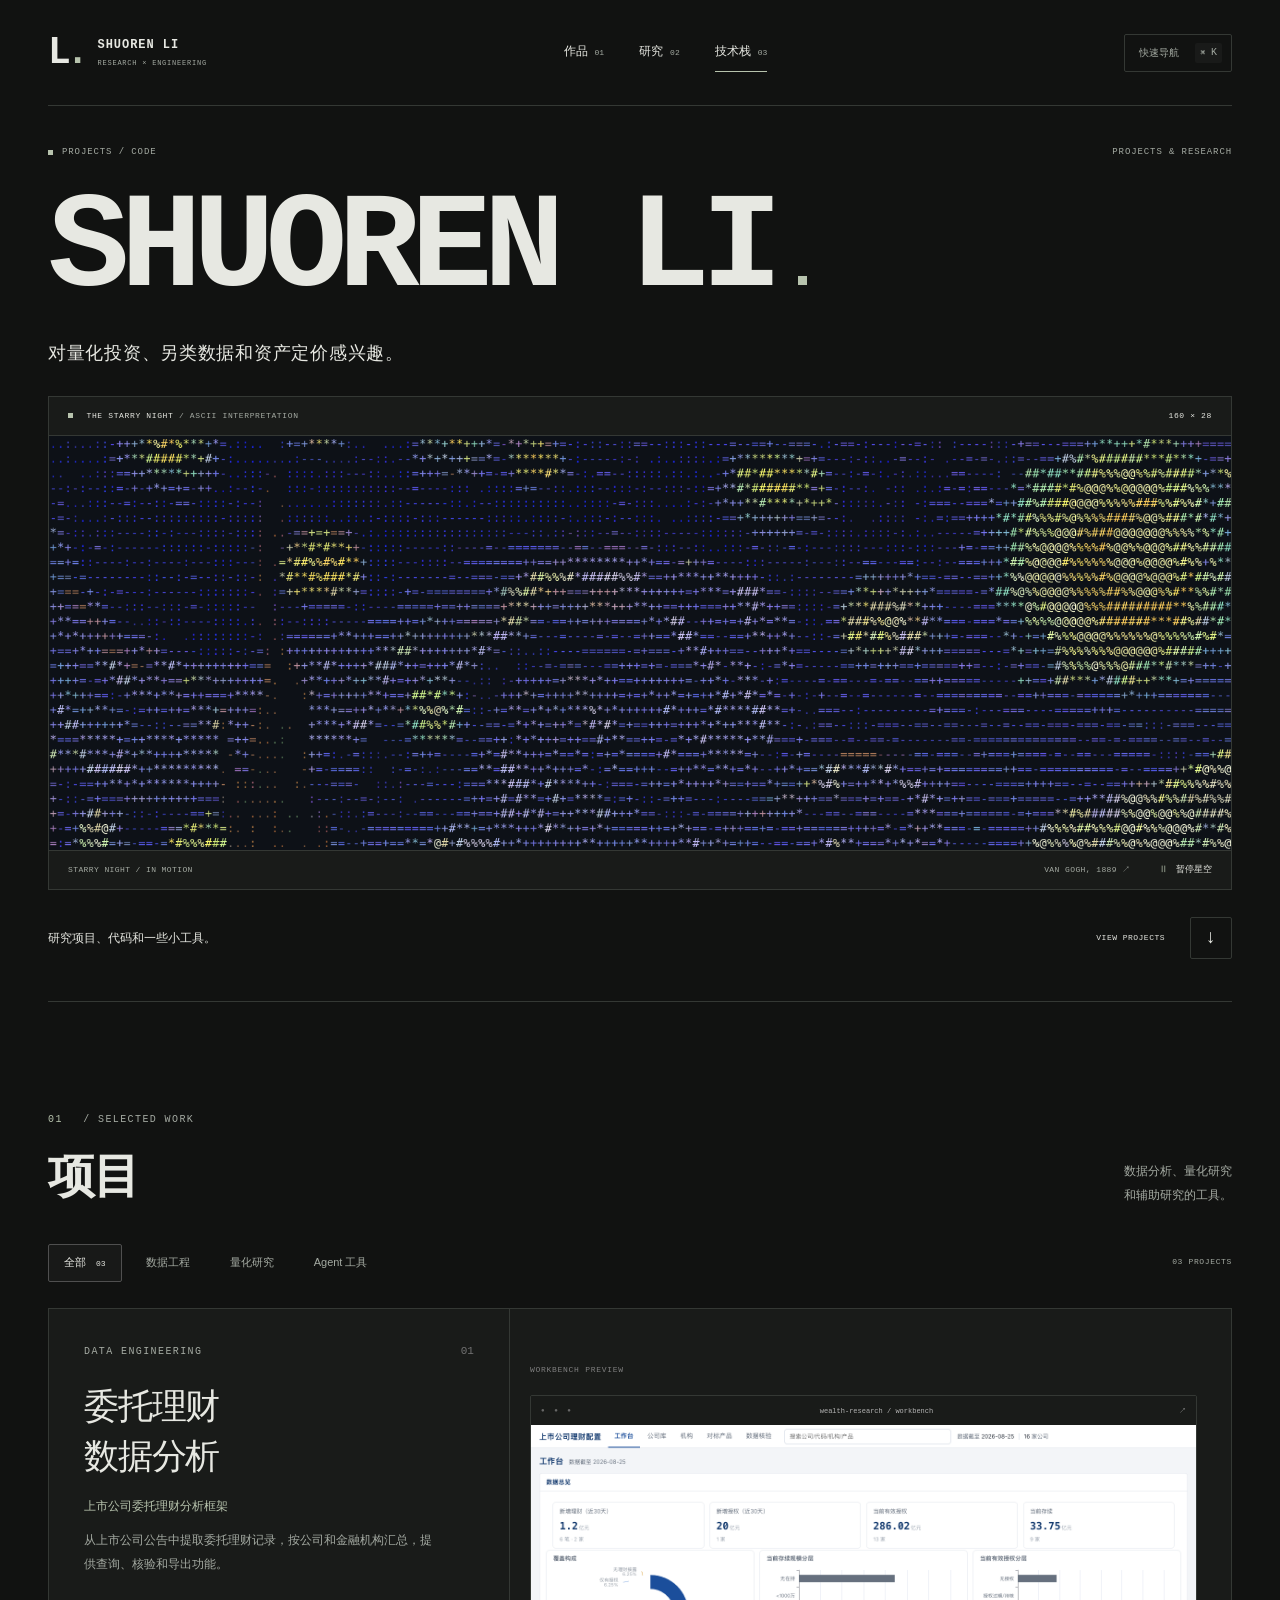
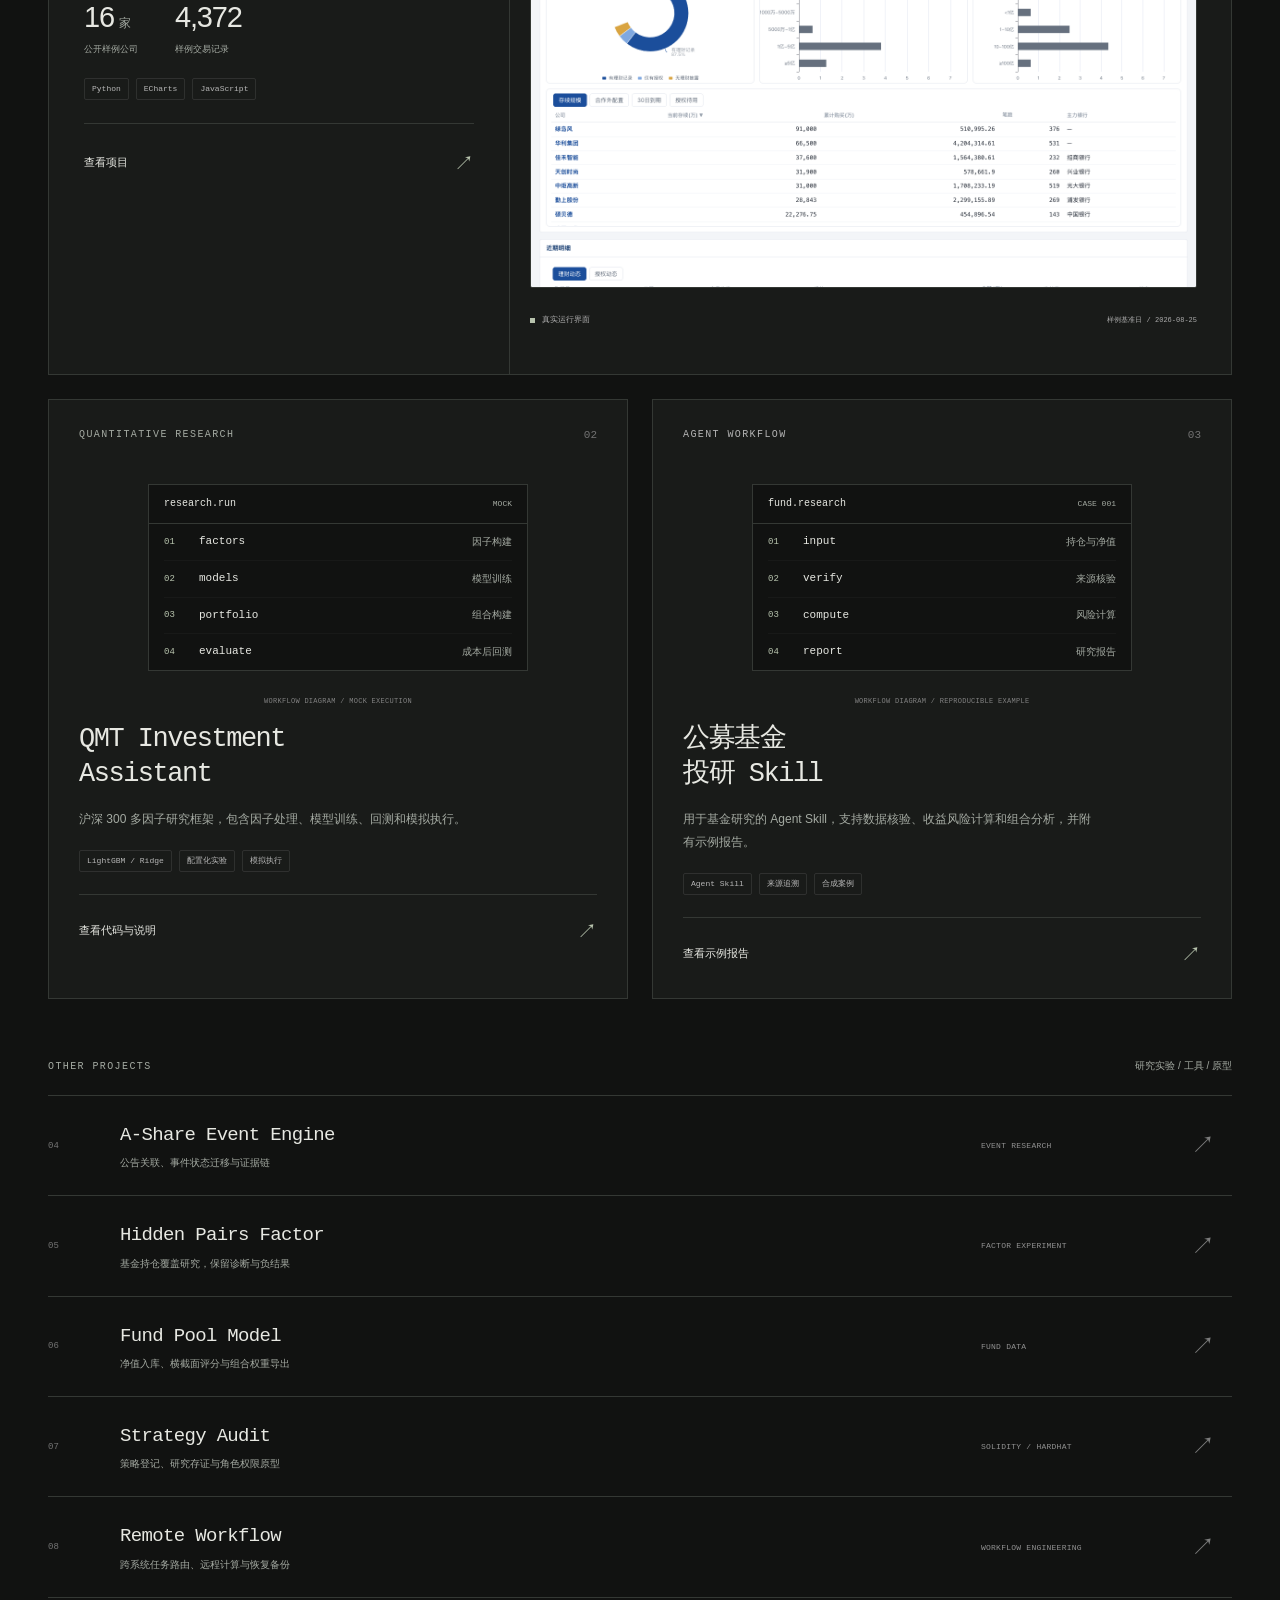
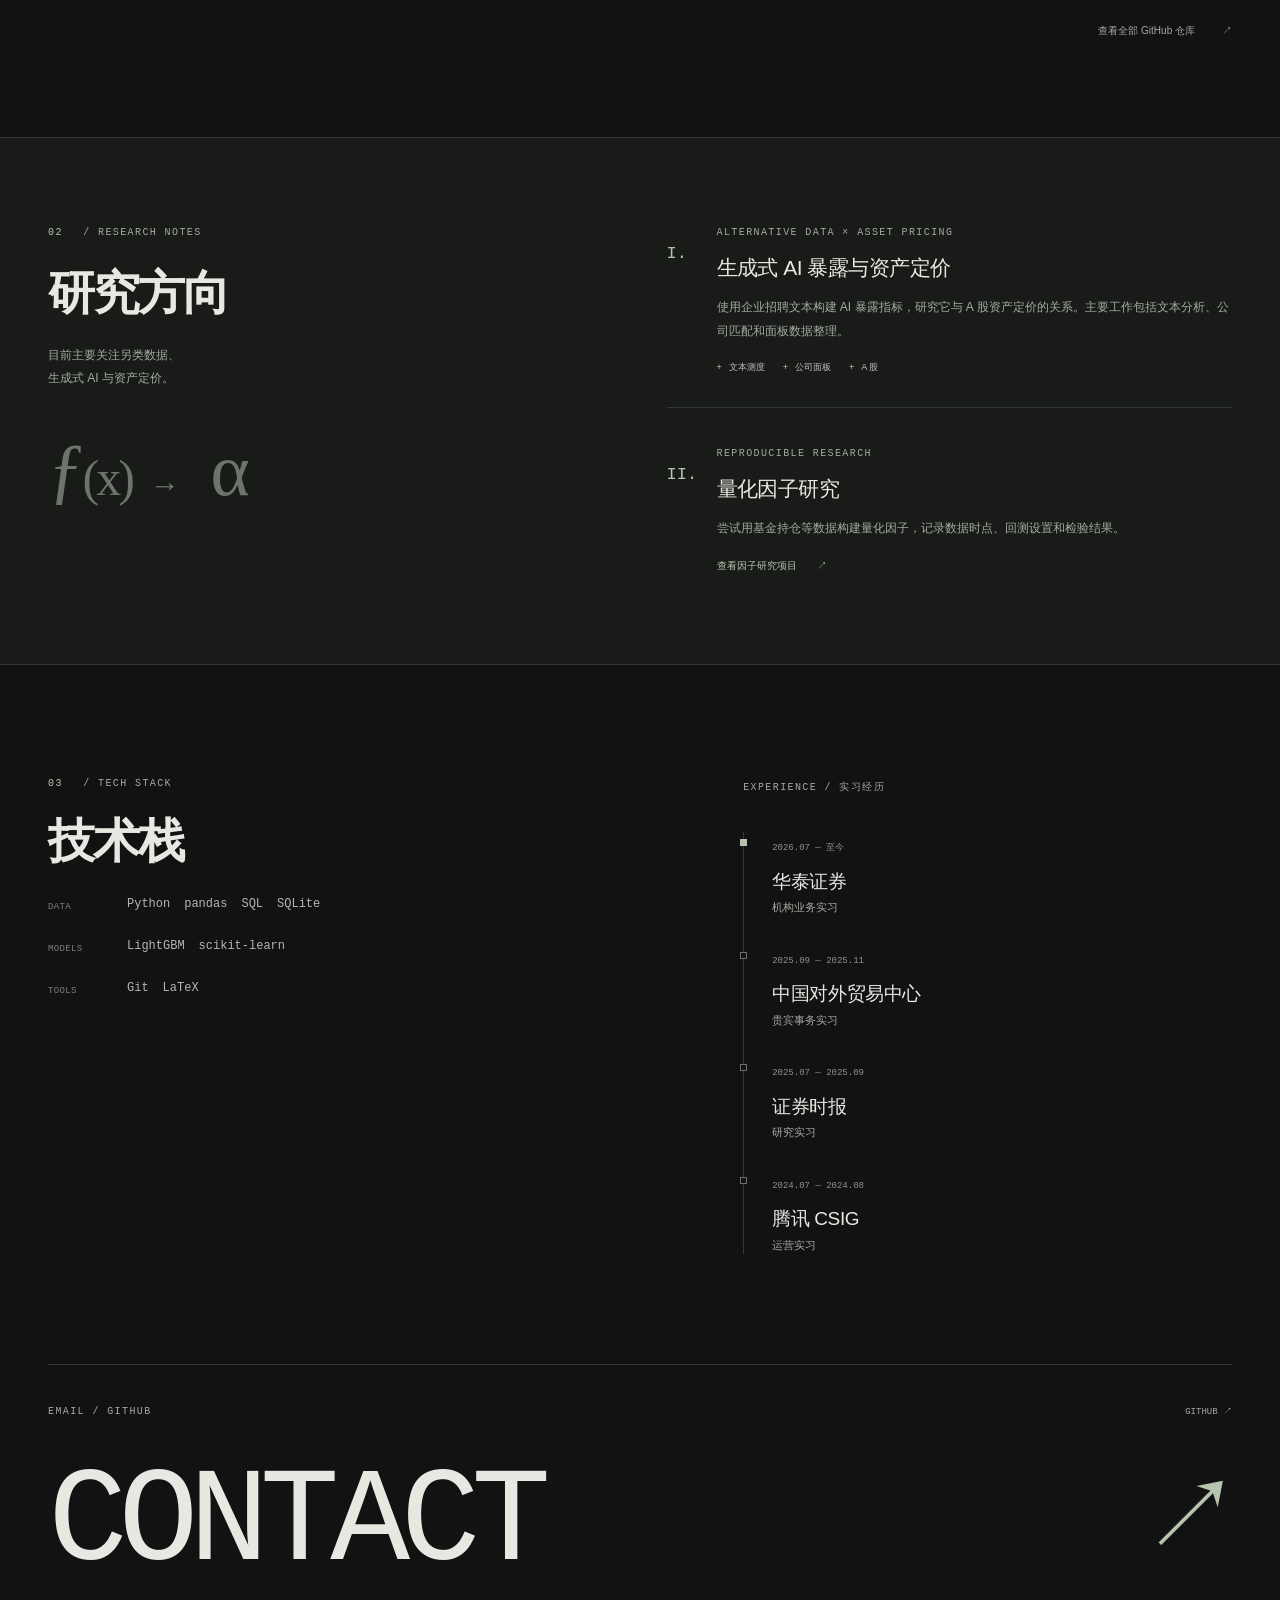
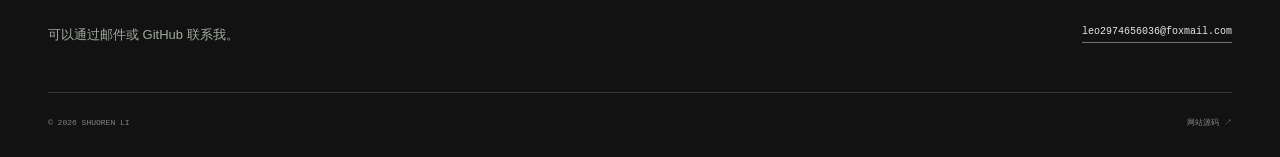
<file: index.html>
<!doctype html>
<html lang="zh-CN">
<head>
  <meta charset="utf-8">
  <meta name="viewport" content="width=device-width, initial-scale=1">
  <title>李硕仁 Shuoren Li — Research × Engineering</title>
  <meta name="description" content="李硕仁的个人项目与技术栈。关注量化投资、另类数据和资产定价。">
  <meta name="theme-color" content="#111211">
  <meta property="og:type" content="website">
  <meta property="og:title" content="Shuoren Li — Research × Engineering">
  <meta property="og:description" content="李硕仁的个人主页：量化研究、金融数据分析、项目与实习经历。">
  <meta property="og:url" content="https://leo984357.github.io/">
  <meta property="og:image" content="https://leo984357.github.io/assets/starry-night-ascii.png">
  <link rel="canonical" href="https://leo984357.github.io/">
  <link rel="icon" href="assets/favicon.svg" type="image/svg+xml">
  <link rel="stylesheet" href="style.css">
  <script src="script.js" defer></script>
</head>
<body>
  <a class="skip" href="#main">跳到主要内容</a>
  <div class="reading-progress" aria-hidden="true"></div>
  <header class="masthead wrap">
    <a class="wordmark" href="#main" aria-label="Shuoren Li 首页"><span class="brand-mark" aria-hidden="true">L<span>.</span></span><span>SHUOREN LI<span class="brand-sub">RESEARCH × ENGINEERING</span></span></a>
    <nav aria-label="主导航"><a href="#projects">作品<span>01</span></a><a href="#research">研究<span>02</span></a><a href="#about">技术栈<span>03</span></a></nav>
    <button class="command-trigger" type="button" aria-label="打开快捷导航" aria-haspopup="dialog"><span>快速导航</span><kbd>⌘ K</kbd></button>
  </header>
  <main id="main">
    <section class="hero wrap" aria-labelledby="hero-title">
      <div class="hero-kicker"><span><i class="status-dot" aria-hidden="true"></i> PROJECTS / CODE</span><span class="hero-edition">PROJECTS & RESEARCH</span></div>
      <h1 id="hero-title">SHUOREN <span>LI</span></h1>
      <div class="hero-statement"><p>对量化投资、另类数据和资产定价感兴趣。</p></div>
      <figure class="artwork" id="artwork">
        <div class="art-topline"><span><span class="art-dot" aria-hidden="true"></span> THE STARRY NIGHT <span class="dim">/ ASCII INTERPRETATION</span></span><span>160 × 28</span></div>
        <div class="art-stage">
          <img id="ascii-fallback" src="assets/starry-night-ascii.svg" width="1600" height="560" fetchpriority="high" alt="彩色 ASCII 字符构成梵高《星月夜》的旋涡、星光与月亮；星云以多帧画面循环流动">
          <canvas id="ascii-canvas" width="1600" height="560" aria-hidden="true"></canvas>

        </div>
        <figcaption><span class="art-hint" id="art-hint">STARRY NIGHT / ASCII LOOP</span><div><a href="assets/ARTWORK.md" aria-label="查看 ASCII 画作来源">VAN GOGH, 1889 ↗</a><button id="motion-toggle" type="button" aria-pressed="false" hidden><span class="pause-icon" aria-hidden="true">Ⅱ</span> 暂停星空</button></div></figcaption>
      </figure>
      <div class="hero-bottom"><p>研究项目、代码和一些小工具。</p><a class="explore-link" href="#projects">VIEW PROJECTS <span aria-hidden="true">↓</span></a></div>
    </section>

    <section id="projects" class="work-section wrap" aria-labelledby="projects-title">
      <div class="section-heading"><div><p class="eyebrow"><span>01</span> / SELECTED WORK</p><h2 id="projects-title">项目</h2></div><p class="section-aside">数据分析、量化研究<br>和辅助研究的工具。</p></div>
      <div class="work-toolbar"><div class="filters" role="group" aria-label="筛选精选项目"><button type="button" data-filter="all" aria-pressed="true">全部 <span>03</span></button><button type="button" data-filter="data" aria-pressed="false">数据工程</button><button type="button" data-filter="quant" aria-pressed="false">量化研究</button><button type="button" data-filter="agent" aria-pressed="false">Agent 工具</button></div><span class="filter-count mono" aria-live="polite">03 PROJECTS</span></div>
      <div class="work-grid">
        <article class="work-card flagship" data-category="data">
          <div class="case-copy"><div class="case-topline"><p class="eyebrow">DATA ENGINEERING</p><span class="case-number">01</span></div><h3>委托理财<br>数据分析</h3><p class="project-name">上市公司委托理财分析框架</p><p class="case-description">从上市公司公告中提取委托理财记录，按公司和金融机构汇总，提供查询、核验和导出功能。</p><div class="case-stats"><div><strong>16<span>家</span></strong><span>公开样例公司</span></div><div><strong>4,372</strong><span>样例交易记录</span></div></div><div class="tag-list"><span>Python</span><span>ECharts</span><span>JavaScript</span></div><a class="case-link" href="https://github.com/Leo984357/listed-company-wealth-framework">查看项目 <span aria-hidden="true">↗</span></a></div>
          <div class="flagship-visual"><div class="visual-coordinate mono">WORKBENCH PREVIEW</div><a class="browser-preview" href="assets/workbench-preview.png" aria-label="打开委托理财工作台完整截图"><div class="browser-chrome"><span class="window-dots" aria-hidden="true">● ● ●</span><span>wealth-research / workbench</span><span aria-hidden="true">↗</span></div><img src="assets/workbench-preview.png" width="1440" height="1000" alt="仓库公开样例实际运行的委托理财工作台：资金规模、到期分布与公司分析" loading="lazy"></a><div class="preview-caption"><span class="status-dot" aria-hidden="true"></span> 真实运行界面 <span>样例基准日 / 2026-08-25</span></div></div>
        </article>
        <article class="work-card quant-card" data-category="quant">
          <div class="case-topline"><p class="eyebrow">QUANTITATIVE RESEARCH</p><span class="case-number">02</span></div>
          <div class="quant-visual" aria-label="量化研究流程示意：因子、模型、组合和评估"><div class="workflow-panel"><div class="workflow-label"><span>research.run</span><span>MOCK</span></div><div class="workflow-row"><span class="workflow-step">01</span><span>factors</span><span class="workflow-detail">因子构建</span></div><div class="workflow-row"><span class="workflow-step">02</span><span>models</span><span class="workflow-detail">模型训练</span></div><div class="workflow-row"><span class="workflow-step">03</span><span>portfolio</span><span class="workflow-detail">组合构建</span></div><div class="workflow-row"><span class="workflow-step">04</span><span>evaluate</span><span class="workflow-detail">成本后回测</span></div></div><span class="diagram-caption mono">WORKFLOW DIAGRAM / MOCK EXECUTION</span></div>
          <div class="secondary-copy"><h3>QMT Investment<br>Assistant</h3><p>沪深 300 多因子研究框架，包含因子处理、模型训练、回测和模拟执行。</p><div class="tag-list"><span>LightGBM / Ridge</span><span>配置化实验</span><span>模拟执行</span></div><a class="case-link" href="https://github.com/Leo984357/qmt_investment_assistant">查看代码与说明 <span aria-hidden="true">↗</span></a></div>
        </article>
        <article class="work-card agent-card" data-category="agent">
          <div class="case-topline"><p class="eyebrow">AGENT WORKFLOW</p><span class="case-number">03</span></div>
          <div class="agent-visual" aria-label="基金研究工作流示意：持仓输入、证据核验、分析报告"><div class="workflow-panel"><div class="workflow-label"><span>fund.research</span><span>CASE 001</span></div><div class="workflow-row"><span class="workflow-step">01</span><span>input</span><span class="workflow-detail">持仓与净值</span></div><div class="workflow-row"><span class="workflow-step">02</span><span>verify</span><span class="workflow-detail">来源核验</span></div><div class="workflow-row"><span class="workflow-step">03</span><span>compute</span><span class="workflow-detail">风险计算</span></div><div class="workflow-row"><span class="workflow-step">04</span><span>report</span><span class="workflow-detail">研究报告</span></div></div><span class="diagram-caption mono">WORKFLOW DIAGRAM / REPRODUCIBLE EXAMPLE</span></div>
          <div class="secondary-copy"><h3>公募基金<br>投研 Skill</h3><p>用于基金研究的 Agent Skill，支持数据核验、收益风险计算和组合分析，并附有示例报告。</p><div class="tag-list"><span>Agent Skill</span><span>来源追溯</span><span>合成案例</span></div><a class="case-link" href="https://github.com/Leo984357/mutual-fund-research-skill/tree/main/examples">查看示例报告 <span aria-hidden="true">↗</span></a></div>
        </article>
      </div>
      <div class="archive-heading"><p class="eyebrow">OTHER PROJECTS</p><span>研究实验 / 工具 / 原型</span></div>
      <div class="project-list">
        <a class="project-row" href="https://github.com/Leo984357/ashare-event-opportunity-engine"><span class="row-index">04</span><span class="row-name">A-Share Event Engine<small>公告关联、事件状态迁移与证据链</small></span><span class="row-category">EVENT RESEARCH</span><span class="row-arrow" aria-hidden="true">↗</span></a>
        <a class="project-row" href="https://github.com/Leo984357/hidden-pairs-factor"><span class="row-index">05</span><span class="row-name">Hidden Pairs Factor<small>基金持仓覆盖研究，保留诊断与负结果</small></span><span class="row-category">FACTOR EXPERIMENT</span><span class="row-arrow" aria-hidden="true">↗</span></a>
        <a class="project-row" href="https://github.com/Leo984357/fund-pool-model"><span class="row-index">06</span><span class="row-name">Fund Pool Model<small>净值入库、横截面评分与组合权重导出</small></span><span class="row-category">FUND DATA</span><span class="row-arrow" aria-hidden="true">↗</span></a>
        <a class="project-row" href="https://github.com/Leo984357/strategy-audit-prototype"><span class="row-index">07</span><span class="row-name">Strategy Audit<small>策略登记、研究存证与角色权限原型</small></span><span class="row-category">SOLIDITY / HARDHAT</span><span class="row-arrow" aria-hidden="true">↗</span></a>
        <a class="project-row" href="https://github.com/Leo984357/remote-workflow-framework"><span class="row-index">08</span><span class="row-name">Remote Workflow<small>跨系统任务路由、远程计算与恢复备份</small></span><span class="row-category">WORKFLOW ENGINEERING</span><span class="row-arrow" aria-hidden="true">↗</span></a>
      </div>
      <a class="all-repos" href="https://github.com/Leo984357?tab=repositories">查看全部 GitHub 仓库 <span aria-hidden="true">↗</span></a>
    </section>

    <section id="research" class="research-section" aria-labelledby="research-title"><div class="wrap research-layout"><div class="research-intro"><p class="eyebrow"><span>02</span> / RESEARCH NOTES</p><h2 id="research-title">研究方向</h2><p>目前主要关注另类数据、<br>生成式 AI 与资产定价。</p><div class="research-symbol" aria-hidden="true">ƒ<span>(x)</span><i>→</i> α</div></div><div class="research-notes"><article><span class="note-number">I.</span><div><p class="eyebrow">ALTERNATIVE DATA × ASSET PRICING</p><h3>生成式 AI 暴露与资产定价</h3><p>使用企业招聘文本构建 AI 暴露指标，研究它与 A 股资产定价的关系。主要工作包括文本分析、公司匹配和面板数据整理。</p><div class="note-tags"><span>文本测度</span><span>公司面板</span><span>A 股</span></div></div></article><article><span class="note-number">II.</span><div><p class="eyebrow">REPRODUCIBLE RESEARCH</p><h3>量化因子研究</h3><p>尝试用基金持仓等数据构建量化因子，记录数据时点、回测设置和检验结果。</p><a href="https://github.com/Leo984357/hidden-pairs-factor">查看因子研究项目 <span aria-hidden="true">↗</span></a></div></article></div></div></section>

    <section id="about" class="about-section wrap" aria-labelledby="about-title"><div class="about-intro"><p class="eyebrow"><span>03</span> / TECH STACK</p><h2 id="about-title">技术栈</h2><div class="toolbox"><span class="mono">DATA</span><div><span>Python</span><span>pandas</span><span>SQL</span><span>SQLite</span></div></div><div class="toolbox"><span class="mono">MODELS</span><div><span>LightGBM</span><span>scikit-learn</span></div></div><div class="toolbox"><span class="mono">TOOLS</span><div><span>Git</span><span>LaTeX</span></div></div></div><div class="experience"><p class="eyebrow">EXPERIENCE / 实习经历</p><div class="timeline"><article><div class="timeline-dot" aria-hidden="true"></div><time>2026.07 — 至今</time><h3>华泰证券</h3><p>机构业务实习</p></article><article><div class="timeline-dot" aria-hidden="true"></div><time>2025.09 — 2025.11</time><h3>中国对外贸易中心</h3><p>贵宾事务实习</p></article><article><div class="timeline-dot" aria-hidden="true"></div><time>2025.07 — 2025.09</time><h3>证券时报</h3><p>研究实习</p></article><article><div class="timeline-dot" aria-hidden="true"></div><time>2024.07 — 2024.08</time><h3>腾讯 CSIG</h3><p>运营实习</p></article></div></div></section>

    <section class="contact-section wrap" aria-labelledby="contact-title"><div class="contact-top"><p class="eyebrow">EMAIL / GITHUB</p><a href="https://github.com/Leo984357">GITHUB ↗</a></div><a class="contact-title-link" href="mailto:leo2974656036@foxmail.com"><h2 id="contact-title">CONTACT<span aria-hidden="true">↗</span></h2></a><div class="contact-bottom"><p>可以通过邮件或 GitHub 联系我。</p><a href="mailto:leo2974656036@foxmail.com">leo2974656036@foxmail.com</a></div></section>
  </main>
  <footer class="wrap"><span>© 2026 SHUOREN LI</span><a href="https://github.com/Leo984357/Leo984357.github.io">网站源码 ↗</a></footer>

  <dialog id="command-palette" aria-labelledby="command-title"><div class="command-header"><span class="command-icon" aria-hidden="true">⌘</span><label id="command-title" for="command-search">快速导航</label><button type="button" class="command-close" aria-label="关闭快捷导航">ESC</button></div><input id="command-search" type="search" placeholder="搜索项目或跳转页面…" autocomplete="off" spellcheck="false" aria-controls="command-results" role="combobox" aria-autocomplete="list" aria-expanded="true"><div id="command-results" role="listbox" aria-label="快捷导航结果"></div><p class="command-help"><span>↑ ↓ 选择</span><span>↵ 打开</span><span>esc 关闭</span></p></dialog>
</body>
</html>
</file>
<file: style.css>
:root{--bg:#111211;--panel:#191b19;--white:#e7e8e2;--muted:#a4aaa2;--accent:#b7c3ad;--line:#343834;--sans:Inter,-apple-system,BlinkMacSystemFont,'Segoe UI','PingFang SC','Microsoft YaHei',sans-serif;--mono:'SFMono-Regular',Menlo,Consolas,'Liberation Mono',monospace}
*{box-sizing:border-box}
html{scroll-behavior:smooth;scroll-padding-top:35px}
body{margin:0;background:var(--bg);color:var(--white);font-family:var(--sans);line-height:1.6;-webkit-font-smoothing:antialiased}
::selection{background:var(--accent);color:var(--bg)}
a{color:inherit;text-decoration:none}
button,input{font:inherit}
button{cursor:pointer;color:inherit}
a,button{-webkit-tap-highlight-color:transparent}
button{background:none}
a:focus-visible,button:focus-visible,input:focus-visible,summary:focus-visible{outline:2px solid var(--accent);outline-offset:5px}
p,h1,h2,h3,figure{margin:0}
img{display:block;max-width:100%;height:auto}
button{border:0}
a,button{touch-action:manipulation}
[hidden]{display:none!important}
.wrap{width:min(1320px,calc(100% - 96px));margin-inline:auto}
.mono,.eyebrow{font-family:var(--mono)}
.eyebrow{font-size:10px;letter-spacing:.14em;line-height:1.7;color:var(--muted)}
.eyebrow>span{color:var(--accent);margin-right:13px}
.skip{position:fixed;top:-80px;left:20px;padding:12px 20px;background:var(--accent);color:var(--bg);z-index:100}
.skip:focus{top:16px}
.reading-progress{position:fixed;top:0;left:0;width:100%;height:2px;background:var(--accent);transform:scaleX(0);transform-origin:left;z-index:99}
.masthead{display:flex;align-items:center;justify-content:space-between;height:106px;border-bottom:1px solid var(--line)}
.wordmark{display:flex;align-items:center;gap:13px;font-size:12px;font-weight:650;letter-spacing:.08em;line-height:1.5}
.brand-mark{font-size:38px;font-weight:800;letter-spacing:-.12em;line-height:1}
.brand-mark span{color:var(--accent)}
.brand-sub{display:block;font-family:var(--mono);font-size:7px;font-weight:400;letter-spacing:.11em;color:var(--muted);margin-top:4px}
nav{display:flex;gap:35px;font-size:12px}
nav a{position:relative}
nav a::after{content:'';position:absolute;bottom:-10px;left:0;width:100%;height:1px;background:var(--accent);transform:scaleX(0);transform-origin:left;transition:transform .25s}
nav a:hover::after,nav a[aria-current]::after{transform:scaleX(1)}
nav a span{margin-left:7px;font-family:var(--mono);font-size:8px;color:var(--muted)}
.command-trigger{display:flex;align-items:center;gap:16px;font-size:10px;color:var(--muted);padding:8px 9px 8px 14px;border:1px solid var(--line);border-radius:2px;transition:border-color .2s,color .2s}
.command-trigger:hover{border-color:var(--accent);color:var(--white)}
kbd{font-family:var(--mono);font-size:10px;padding:2px 5px;border-radius:2px;background:#ffffff09}
.hero{padding-top:39px}
.hero-kicker{display:flex;justify-content:space-between;gap:16px;color:var(--muted);font-family:var(--mono);font-size:9px;letter-spacing:.1em}
.hero-kicker>span:first-child{display:flex;align-items:center;gap:9px}
.status-dot{width:5px;height:5px;display:inline-block;border-radius:2px;background:var(--accent);flex-shrink:0}
.hero h1{position:relative;font-size:clamp(68px,11.9vw,169px);line-height:1.02;font-weight:750;letter-spacing:-.075em;margin:21px 0 20px;white-space:nowrap}
.hero-statement{display:flex;justify-content:space-between;align-items:center;margin:0 0 28px;gap:24px}
.hero-statement>p:first-child{font-size:18px;letter-spacing:.04em}
.hero-statement .mono{font-size:8px;line-height:1.8;letter-spacing:.1em;text-align:right;color:var(--muted)}
.artwork{border:1px solid #2e2e2e;background:#111111;position:relative}
.art-topline{padding:13px 19px;display:flex;justify-content:space-between;gap:10px;font-family:var(--mono);font-size:8px;letter-spacing:.08em;border-bottom:1px solid var(--line);background:#111111}
.dim{color:var(--muted)}
.art-dot{display:inline-block;width:5px;height:5px;border-radius:2px;background:var(--accent);margin-right:8px}
.art-stage{position:relative;aspect-ratio:20/7;overflow:hidden}
.art-stage img,.art-stage canvas{width:100%;height:100%;position:absolute;inset:0}
.art-stage canvas{opacity:0;transition:opacity .4s}
.art-stage.is-ready canvas{opacity:1}
.art-stage.is-ready img{opacity:0}
.artwork figcaption{display:flex;justify-content:space-between;align-items:center;gap:15px;padding:12px 19px;background:#111111;border-top:1px solid var(--line);font-family:var(--mono);font-size:8px;letter-spacing:.05em;color:var(--muted)}
.artwork figcaption>div{display:flex;align-items:center;gap:25px}
.artwork figcaption a:hover{color:var(--accent)}
#motion-toggle{font-size:9px;padding:0;color:var(--white)}
.pause-icon{display:inline-block;min-width:15px;color:var(--accent)}
.hero-bottom{display:flex;justify-content:space-between;align-items:center;gap:20px;padding:27px 0 42px;border-bottom:1px solid var(--line)}
.hero-bottom p{font-size:12px;line-height:1.9}
.hero-bottom p span{color:var(--muted);font-size:11px}
.explore-link{display:flex;align-items:center;gap:25px;font-family:var(--mono);font-size:8px;letter-spacing:.06em}
.explore-link span{display:grid;place-items:center;width:42px;height:42px;border:1px solid var(--line);border-radius:2px;font-size:19px;transition:background .25s,color .25s,transform .25s}
.explore-link:hover span{background:var(--accent);color:var(--bg);transform:translateY(3px)}
.work-section{padding:109px 0 98px}
.section-heading{display:flex;justify-content:space-between;align-items:flex-end;gap:30px;margin-bottom:37px}
h2{font-size:clamp(34px,3.7vw,52px);line-height:1.3;font-weight:600;letter-spacing:-.04em}
.section-heading h2{margin-top:17px}
.section-heading h2>span{color:var(--muted)}
.section-aside{font-size:12px;color:var(--muted);line-height:1.95;text-align:right}
.work-toolbar{display:flex;justify-content:space-between;align-items:center;gap:16px;margin-bottom:26px}
.filters{display:flex;gap:8px}
.filters button{font-size:11px;padding:9px 15px;color:var(--muted);border:1px solid transparent;border-radius:2px;transition:color .2s,background .2s}
.filters button span{font-family:var(--mono);font-size:8px;margin-left:7px}
.filters button:hover{color:var(--white);background:#ffffff07}
.filters button[aria-pressed=true]{color:var(--white);border-color:#4f4f4f;background:#ffffff07}
.filter-count{font-size:8px;letter-spacing:.08em;color:var(--muted)}
.work-grid{display:grid;grid-template-columns:1fr 1fr;gap:24px}
.work-card{overflow:hidden;border:1px solid var(--line);background:var(--panel);position:relative;transition:border-color .3s,transform .3s}
.work-card:hover{border-color:#5d5d5d}
.flagship{grid-column:1/-1;display:grid;grid-template-columns:.86fr 1.35fr;background:#181818}
.case-copy{padding:34px 35px 30px}
.case-topline{display:flex;align-items:center;justify-content:space-between}
.case-number{font:11px var(--mono);color:#727272}
.case-copy h3{font-size:35px;line-height:1.45;letter-spacing:-.035em;font-weight:550;margin:21px 0 15px}
.project-name{color:var(--accent);font-size:12px;margin-bottom:13px}
.case-description{font-size:12px;color:var(--muted);line-height:1.95;max-width:350px}
.case-stats{display:flex;gap:37px;margin:23px 0 22px}
.case-stats>div{display:flex;flex-direction:column}
.case-stats strong{font-weight:500;font-size:29px;line-height:1.3;letter-spacing:-.04em}
.case-stats strong>span{font-size:12px;margin-left:5px;color:var(--muted)}
.case-stats>div>span{font-size:9px;color:var(--muted);margin-top:5px}
.tag-list{display:flex;flex-wrap:wrap;gap:7px}
.tag-list span{font-family:var(--mono);font-size:8px;line-height:1.5;color:#b8b8b8;padding:4px 7px;border:1px solid #b9b9b922;border-radius:2px}
.case-link{display:flex;justify-content:space-between;align-items:center;font-size:11px;font-weight:500;padding-top:23px;margin-top:23px;border-top:1px solid var(--line)}
.case-link>span{font-size:20px;color:var(--accent);transition:transform .2s}
.case-link:hover>span{transform:translate(3px,-3px)}
.flagship-visual{position:relative;display:flex;justify-content:center;flex-direction:column;overflow:hidden;padding:55px 34px 47px 20px;background:var(--panel);border-left:1px solid var(--line)}
.visual-coordinate{font-size:8px;color:#7f7f7f;letter-spacing:.09em;position:relative;margin-bottom:19px}
.browser-preview{position:relative;border:1px solid #4f4f4f;border-radius:2px;overflow:hidden;transition:transform .5s}
.browser-preview:hover{}
.browser-chrome{height:29px;display:flex;align-items:center;justify-content:space-between;gap:15px;background:#1c1c1c;color:#b5b5b5;font:7px var(--mono);padding:0 10px}
.window-dots{color:#676767;letter-spacing:3px;font-size:6px}
.browser-preview img{width:100%}
.preview-caption{position:relative;display:flex;align-items:center;gap:7px;margin-top:26px;font-size:8px;color:#acacac}
.preview-caption>span:last-child{margin-left:auto;font-family:var(--mono);font-size:7px}
.quant-card,.agent-card{padding:26px 30px 28px}
.quant-card{background:var(--panel);}
.agent-card{background:var(--panel);}
.quant-visual,.agent-visual{height:259px;position:relative;margin:5px -5px 15px;display:flex;align-items:center;justify-content:center}
.quant-visual{background:var(--panel);}
.diagram-caption{position:absolute;bottom:0;left:0;right:0;text-align:center;font-size:7px;letter-spacing:.04em;color:#818181}
.secondary-copy h3{font-size:30px;font-weight:500;line-height:1.22;letter-spacing:-.035em;position:relative;margin-bottom:16px}
.secondary-copy p{font-size:12px;line-height:1.9;color:var(--muted);max-width:410px;margin-bottom:19px}
.secondary-copy .case-link{margin-top:22px;padding-top:20px}
.agent-card .eyebrow{color:#b4b4b4}
.agent-visual{}
.archive-heading{display:flex;justify-content:space-between;align-items:center;margin:59px 0 20px}
.archive-heading>span{font-size:10px;color:var(--muted)}
.project-row{display:grid;grid-template-columns:52px 1fr 190px 28px;align-items:center;gap:20px;padding:24px 13px 24px 0;border-top:1px solid var(--line);position:relative;transition:padding .25s,background .25s}
.project-row:last-child{border-bottom:1px solid var(--line)}
.project-row:hover{padding-left:14px;background:#b7c3ad04}
.row-index{font:9px var(--mono);color:#737373}
.row-name{font-size:21px;font-weight:400;letter-spacing:-.02em}
.row-name>small{display:block;font-size:10px;letter-spacing:0;color:var(--muted);margin-top:5px}
.row-category{font:8px var(--mono);letter-spacing:.03em;color:#919191}
.row-arrow{font-size:24px;color:#7c7c7c;transition:transform .2s,color .2s}
.project-row:hover .row-arrow{color:var(--accent);transform:translate(3px,-3px)}
.all-repos{display:flex;justify-content:flex-end;gap:27px;font-size:10px;color:var(--muted);margin-top:25px}
.all-repos:hover{color:var(--accent)}
.research-section{background:#141414;border-block:1px solid var(--line);padding:86px 0 88px;position:relative;overflow:hidden}
.research-layout{display:grid;grid-template-columns:1fr 1.05fr;gap:80px}
.research-intro h2{margin:21px 0}
.research-intro h2>span{color:var(--accent)}
.research-intro>p:not(.eyebrow){font-size:12px;color:var(--muted);line-height:1.9}
.research-symbol{font-family:Georgia,serif;color:#3c3c3c;font-size:75px;line-height:1.2;margin-top:35px;letter-spacing:-.04em}
.research-symbol>span{font-size:50px}
.research-symbol>i{font:30px var(--mono);margin-inline:24px;color:#6c6c6c}
.research-notes{display:flex;flex-direction:column;justify-content:center;gap:37px}
.research-notes article{display:grid;grid-template-columns:35px 1fr;gap:15px;padding-bottom:32px;border-bottom:1px solid var(--line)}
.research-notes article:last-child{padding-bottom:0;border:0}
.note-number{font:italic 21px Georgia,serif;color:var(--accent);padding-top:20px}
.research-notes h3{font-size:21px;font-weight:500;margin:10px 0 12px;letter-spacing:-.025em}
.research-notes p:not(.eyebrow){font-size:12px;color:var(--muted);line-height:1.95}
.note-tags{display:flex;gap:18px;font-size:9px;color:#c0c0c0;margin-top:17px}
.note-tags>span::before{content:'+';color:var(--accent);margin-right:7px}
.research-notes article a{display:inline-flex;gap:20px;font-size:10px;color:var(--accent);margin-top:17px}
.about-section{display:grid;grid-template-columns:1fr .85fr;gap:120px;padding:110px 0}
.about-intro h2{margin:18px 0 25px}
.about-intro h2>span{color:var(--muted)}
.about-bio{font-size:12px;line-height:2;max-width:420px;color:var(--muted)}
.education{display:flex;align-items:flex-start;gap:30px;margin-top:30px;padding-top:24px;border-top:1px solid var(--line)}
.education>.mono,.toolbox>.mono{font-size:8px;color:#7f7f7f;letter-spacing:.04em;padding-top:3px}
.education p{font-size:11px}
.education p>span{display:block;color:var(--muted);font-size:10px;margin-top:4px}
.toolbox{display:flex;gap:19px;margin-top:25px}
.toolbox>.mono{flex-shrink:0}
.toolbox>div{display:flex;flex-wrap:wrap;gap:9px 13px;font:9px var(--mono);color:#b5b5b5}
.experience{padding-top:4px}
.timeline{margin-top:36px;border-left:1px solid #444444;padding-left:28px}
.timeline article{position:relative;padding-bottom:28px}
.timeline article:last-child{padding-bottom:0}
.timeline-dot{position:absolute;left:-32px;top:7px;height:7px;width:7px;border:1px solid #707070;background:var(--bg);border-radius:2px}
.timeline article:first-child .timeline-dot{background:var(--accent);border-color:var(--accent);}
.timeline time{font:9px var(--mono);color:#929292}
.timeline h3{font-size:19px;font-weight:500;letter-spacing:-.02em;margin:9px 0 2px}
.timeline p{font-size:11px;color:var(--muted)}
.contact-section{border-top:1px solid var(--line);padding:38px 0 47px}
.contact-top,.contact-bottom{display:flex;align-items:center;justify-content:space-between;gap:20px}
.contact-top>a{font:9px var(--mono);color:var(--muted)}
.contact-title-link{display:block}
.contact-title-link h2{font-size:clamp(60px,11.7vw,164px);font-weight:550;letter-spacing:-.07em;line-height:1.15;display:flex;align-items:center;justify-content:space-between;margin:27px 0 24px}
.contact-title-link h2>span{font-size:.74em;color:var(--accent);transition:transform .3s}
.contact-title-link:hover h2>span{transform:translate(8px,-8px)}
.contact-bottom p{font-size:13px;color:var(--muted)}
.contact-bottom>a{font:10px var(--mono);border-bottom:1px solid #707070;padding-bottom:5px}
.contact-bottom>a:hover{color:var(--accent)}
footer{display:flex;align-items:center;justify-content:space-between;gap:20px;border-top:1px solid var(--line);padding:24px 0 29px;font:8px var(--mono);color:#838383}
.footer-note{font-size:7px}
footer a:hover{color:var(--accent)}
dialog{background:#191b19;color:var(--white);border:1px solid #464646;border-radius:2px;padding:0;width:min(550px,calc(100vw - 32px));max-height:80vh;top:12vh;margin:0 auto}
dialog::backdrop{background:#070707bb;}
.command-header{display:flex;align-items:center;gap:11px;padding:19px 21px 8px}
.command-icon{color:var(--accent);font-size:21px}
.command-header label{font-size:12px}
.command-close{margin-left:auto;color:var(--muted);font:9px var(--mono);border:1px solid var(--line);border-radius:2px;padding:4px 7px}
#command-search{width:calc(100% - 42px);display:block;margin:8px 21px 17px;border:0;border-bottom:1px solid var(--line);background:transparent;padding:12px 0;font-size:15px;color:var(--white);border-radius:2px}
#command-search:focus{outline:0;border-bottom-color:var(--accent)}
#command-results{padding:0 11px 10px;max-height:45vh;overflow:auto}
.command-result{display:flex;align-items:center;justify-content:space-between;padding:13px 12px;border-radius:2px;font-size:12px;color:#c5c5c5}
.command-result>span:last-child{font:9px var(--mono);color:#858585}
.command-result.is-selected,.command-result:hover{background:#b7c3ad10;color:var(--accent)}
.command-empty{padding:18px;font-size:12px;color:var(--muted)}
.command-help{display:flex;gap:20px;padding:12px 22px;border-top:1px solid var(--line);font-size:9px;color:#848484}
@media(min-width:1500px){.hero h1{font-size:169px}
}
@media(max-width:1100px){.wrap{width:calc(100% - 64px)}
.case-copy{padding:26px}
.case-copy h3{font-size:30px}
.flagship{grid-template-columns:1fr 1.2fr}
.flagship-visual{padding:45px 25px 40px 15px}
.research-layout{gap:50px}
.about-section{gap:70px}
.hero h1{font-size:11.7vw}
.quant-card,.agent-card{padding-inline:24px}
.case-stats{gap:30px}
.project-row{grid-template-columns:40px 1fr 165px 22px}
.row-category{font-size:7px}
.row-name{font-size:19px}
}
@media(max-width:800px){.wrap{width:calc(100% - 44px)}
.masthead{height:89px}
.brand-sub{font-size:6px}
nav{gap:20px}
.command-trigger{padding:7px}
.command-trigger>span{display:none}
.hero{padding-top:27px}
.hero-kicker{font-size:7px}
.hero h1{font-size:12vw;margin:22px 0}
.hero-statement>p:first-child{font-size:15px}
.hero-statement .mono{font-size:7px}
.artwork figcaption{font-size:7px;padding:11px 13px}
.artwork figcaption>div{gap:15px}
.art-topline{font-size:7px;padding:12px 13px}
.hero-bottom{padding-block:21px 30px}
.hero-bottom p{font-size:10px}
.hero-bottom p span{font-size:9px}
.explore-link{font-size:7px;gap:13px}
.explore-link span{width:33px;height:33px}
.work-section{padding-block:75px}
.section-heading h2{font-size:36px}
.section-aside{font-size:10px}
.flagship{grid-template-columns:1fr}
.case-copy{padding:30px;display:grid;grid-template-columns:1.3fr 1fr;gap:0 40px}
.case-topline{grid-column:1/-1}
.case-copy h3{grid-column:1;grid-row:2/4;font-size:34px;margin:20px 0 16px}
.case-copy .project-name{grid-column:1;grid-row:4;margin-bottom:0}
.case-description{grid-column:2;grid-row:2/4;margin-top:25px;font-size:11px}
.case-stats{grid-column:2;grid-row:4/6;margin:15px 0 0;align-self:end}
.case-copy .tag-list{grid-column:1;margin-top:15px}
.case-copy .case-link{grid-column:1/-1;margin-top:25px}
.flagship-visual{border-left:0;border-top:1px solid var(--line);padding:30px 40px}
.browser-preview{}
.browser-preview img{max-height:365px;object-fit:cover;object-position:top}
.preview-caption{margin-top:18px}
.work-grid{gap:18px}
.quant-card,.agent-card{padding:22px 21px}
.secondary-copy h3{font-size:25px}
.secondary-copy p{font-size:11px}
.quant-visual,.agent-visual{height:236px}
.diagram-caption{font-size:5.8px}
.research-layout{gap:35px;grid-template-columns:.9fr 1fr}
.research-intro h2{font-size:35px}
.research-notes article{grid-template-columns:20px 1fr;gap:10px}
.research-notes .eyebrow{font-size:8px}
.research-notes h3{font-size:18px}
.research-notes p:not(.eyebrow){font-size:11px}
.research-symbol{font-size:59px}
.research-symbol>span{font-size:39px}
.research-symbol>i{margin-inline:15px}
.about-section{gap:45px;padding-block:80px}
.about-intro h2{font-size:36px}
.education{gap:15px;flex-direction:column}
.toolbox{flex-direction:column;gap:13px}
.project-row{grid-template-columns:30px 1fr 140px 22px;gap:13px}
.row-name{font-size:17px}
.row-name>small{font-size:9px}
.row-category{font-size:6px}
.footer-note{display:none}
}
@media(max-width:560px){.wrap{width:calc(100% - 36px)}
.masthead{height:77px}
.brand-mark{font-size:29px}
.wordmark{gap:9px;font-size:9px}
.brand-sub{font-size:5px}
.masthead nav{gap:17px;font-size:10px}
.masthead nav a>span{display:none}
.command-trigger{border:0;padding:7px 0 7px 7px}
.command-trigger kbd{font-size:9px;background:none}
.hero{padding-top:25px}
.hero-kicker{font-size:6px;letter-spacing:.07em}
.hero-edition{display:none}
.hero h1{font-size:12.4vw;margin:22px 0 16px;letter-spacing:-.065em}
.hero-statement{margin-bottom:22px;gap:10px}
.hero-statement>p:first-child{font-size:11px;letter-spacing:.015em}
.hero-statement .mono{font-size:5px;letter-spacing:0}
.art-topline{font-size:5.5px;padding:10px}
.art-topline .dim{display:none}
.art-dot{width:4px;height:4px;margin-right:6px}
.art-stage{aspect-ratio:20/7}
.artwork figcaption{padding:10px;font-size:5px;letter-spacing:0;gap:8px}
.artwork figcaption>div{gap:11px}
.artwork figcaption a{font-size:5px}
#motion-toggle{font-size:7px}
.pause-icon{min-width:10px}
.hero-bottom{align-items:flex-start;padding-block:20px 25px;gap:13px}
.hero-bottom p{font-size:10px;line-height:1.8;max-width:220px}
.hero-bottom p>span{font-size:8px;line-height:1.8;display:block;margin-top:4px;max-width:225px}
.explore-link{font-size:0;gap:0;padding-top:1px}
.explore-link span{font-size:17px;width:36px;height:36px}
.work-section{padding-block:60px}
.section-heading{margin-bottom:25px;align-items:flex-end;gap:18px}
.eyebrow{font-size:8px}
.eyebrow>span{margin-right:7px}
.section-heading h2{font-size:29px;margin-top:13px}
.section-aside{font-size:8px;line-height:1.8;max-width:100px}
.work-toolbar{gap:10px;margin-bottom:19px}
.filters{gap:3px}
.filters button{font-size:9px;padding:7px 10px}
.filters button span{font-size:6px;margin-left:4px}
.filter-count{font-size:6px;letter-spacing:0}
.work-grid{grid-template-columns:1fr;gap:18px}
.case-copy{display:block;padding:23px}
.case-copy h3{font-size:33px;line-height:1.35;margin-top:19px}
.case-copy .project-name{font-size:11px;margin-bottom:13px}
.case-description{margin-top:0;font-size:11px;max-width:100%}
.case-stats{margin:20px 0;gap:45px}
.case-stats strong{font-size:30px}
.case-copy .tag-list{margin-top:0}
.case-copy .case-link{margin-top:22px}
.flagship-visual{padding:23px 19px 22px}
.visual-coordinate{font-size:6px;margin-bottom:13px}
.browser-preview img{max-height:none}
.browser-chrome{font-size:5.5px;height:23px;padding-inline:8px}
.preview-caption{font-size:6px;margin-top:16px;gap:6px}
.preview-caption>span:last-child{font-size:5.5px}
.preview-caption .status-dot{width:4px;height:4px}
.quant-card,.agent-card{padding:23px}
.quant-visual,.agent-visual{height:255px;margin-bottom:22px}
.diagram-caption{font-size:6px}
.secondary-copy h3{font-size:29px}
.secondary-copy p{font-size:11px}
.archive-heading{margin:42px 0 18px;gap:15px}
.archive-heading>.eyebrow{font-size:6px}
.archive-heading>span{font-size:8px}
.project-row{grid-template-columns:25px 1fr 20px;gap:8px;padding:19px 0}
.row-category{display:none}
.row-name{font-size:16px;line-height:1.5}
.row-name>small{font-size:8px;margin-top:5px}
.row-index{font-size:7px}
.row-arrow{font-size:21px}
.project-row:hover{padding-left:7px}
.all-repos{font-size:9px;gap:20px}
.research-section{padding-block:56px}
.research-layout{grid-template-columns:1fr;gap:34px}
.research-intro{position:relative}
.research-intro h2{font-size:34px;margin:17px 0 15px}
.research-intro>p:not(.eyebrow){font-size:11px}
.research-symbol{position:absolute;bottom:10px;right:2px;font-size:43px;margin:0;color:#434343}
.research-symbol>span{font-size:25px}
.research-symbol>i{font-size:20px;margin-inline:8px}
.research-notes{gap:25px}
.research-notes article{grid-template-columns:27px 1fr;padding-bottom:27px;gap:7px}
.research-notes h3{font-size:19px}
.research-notes .eyebrow{font-size:7px}
.research-notes p:not(.eyebrow){font-size:11px}
.note-number{font-size:20px}
.about-section{grid-template-columns:1fr;padding-block:60px;gap:39px}
.about-intro h2{font-size:34px;margin:16px 0 22px}
.about-bio{font-size:11px}
.education{flex-direction:row;gap:30px;margin-top:25px;padding-top:23px}
.education p{font-size:11px}
.toolbox{flex-direction:row;gap:20px}
.toolbox>div{font-size:8px;gap:8px 11px}
.experience{border-top:1px solid var(--line);padding-top:28px}
.timeline{margin-top:29px;padding-left:26px}
.timeline-dot{left:-30px}
.timeline h3{font-size:18px}
.timeline article{padding-bottom:26px}
.timeline time{font-size:8px}
.contact-section{padding-block:26px 31px}
.contact-top .eyebrow{font-size:6px}
.contact-top>a{font-size:7px}
.contact-title-link h2{font-size:12.9vw;margin:23px 0;letter-spacing:-.07em}
.contact-title-link h2>span{font-size:.78em}
.contact-bottom{align-items:flex-start;flex-direction:column;gap:10px}
.contact-bottom p{font-size:11px}
.contact-bottom>a{font-size:9px}
footer{font-size:6px;padding-block:21px 25px}
}
@media(prefers-reduced-motion:reduce){html{scroll-behavior:auto}
*,*::before,*::after{animation:none!important;transition:none!important}
.browser-preview,.browser-preview:hover{}
.reading-progress{display:none}
}
.error-page{min-height:100svh;display:flex;flex-direction:column;justify-content:center;align-items:flex-start;gap:22px;padding-block:50px}
.error-number{font:clamp(95px,20vw,240px)/1 var(--mono);letter-spacing:-.1em;color:var(--accent)}
.error-number>span{color:var(--accent)}
.error-page h1{font-size:clamp(22px,4vw,38px);letter-spacing:-.04em;font-weight:500}
.error-page>p:not(.eyebrow){font-size:13px;color:var(--muted)}
.error-link{display:flex;gap:65px;align-items:center;border:1px solid var(--line);padding:12px 17px;margin-top:10px;font-size:12px}
.error-link>span{color:var(--accent);font-size:22px}
.error-link:hover{border-color:var(--accent)}
/* Quiet, flat theme: one muted accent; the ASCII artwork carries the color. */
.hero h1{font-family:var(--mono);font-size:clamp(42px,10.6vw,148px);font-weight:600;letter-spacing:-.065em}
.hero h1>span{color:var(--white)}
.hero h1::after{content:'';display:inline-block;width:9px;height:9px;margin-left:24px;background:var(--accent);vertical-align:baseline}
.brand-mark,.wordmark,nav,.secondary-copy h3,.row-name,.contact-title-link h2{font-family:var(--mono)}
.brand-mark{font-weight:600}
.secondary-copy h3{font-size:27px;line-height:1.3;letter-spacing:-.055em}
.row-name{font-size:19px;letter-spacing:-.035em}
.row-name>small{font-family:var(--sans)}
.status-dot,.art-dot,.timeline-dot{border-radius:0}
.masthead,.artwork,.work-card,.browser-preview,.research-section,.timeline{border-color:var(--line)}
.art-topline,.artwork figcaption,.browser-chrome{background:var(--panel)}
.flagship,.flagship-visual,.quant-card,.agent-card,.research-section{background:var(--panel)}
.quant-visual,.agent-visual{background:transparent;perspective:none}
.browser-preview,.browser-preview:hover{transform:none;border-radius:2px}
.work-card:hover{border-color:#555c52}
.project-row:hover{padding-left:0;background:#ffffff03}
.explore-link span{border-radius:2px}
.explore-link:hover span{transform:none;background:var(--panel);color:var(--white)}
.contact-title-link h2{font-size:clamp(52px,10.4vw,146px);font-weight:500;letter-spacing:-.07em}
.contact-title-link:hover h2>span,.case-link:hover>span,.project-row:hover .row-arrow{transform:none}
.research-symbol,.research-symbol>i{color:#6d746a}
.note-number{font-family:var(--mono);font-style:normal;font-size:17px}
.workflow-panel{width:100%;max-width:380px;border:1px solid var(--line);background:var(--bg);font-family:var(--mono)}
.workflow-label{display:flex;align-items:center;justify-content:space-between;padding:11px 15px;border-bottom:1px solid var(--line);font-size:10px;color:var(--white)}
.workflow-label>span:last-child{font-size:8px;color:var(--muted)}
.workflow-row{display:grid;grid-template-columns:25px 1fr auto;gap:10px;align-items:center;margin:0 15px;padding:9px 0;border-bottom:1px solid #ffffff08;font-size:11px;color:var(--white)}
.workflow-row:last-child{border:0}
.workflow-step{font-size:9px;color:var(--accent)}
.workflow-detail{font-family:var(--sans);font-size:10px;color:var(--muted)}
.command-result.is-selected,.command-result:hover{background:#b7c3ad0c}
dialog::backdrop{background:#111211e8}
@media(max-width:800px){.hero h1{font-size:11.4vw}
.secondary-copy h3{font-size:23px}
.row-name{font-size:17px}
.workflow-label{padding-inline:11px}
.workflow-row{margin-inline:11px;gap:6px}
}
@media(max-width:560px){.hero h1{font-size:11.8vw;letter-spacing:-.065em}
.hero h1::after{width:5px;height:5px;margin-left:13px}
.secondary-copy h3{font-size:26px}
.row-name{font-size:15px}
.quant-visual,.agent-visual{height:255px}
.contact-title-link h2{font-size:12.2vw}
.workflow-panel{max-width:none}
}

/* Technology lists are primary content in this section. */
.toolbox>div{font-size:12px;gap:10px 14px}
.toolbox>.mono{min-width:60px;font-size:9px}
</file>
